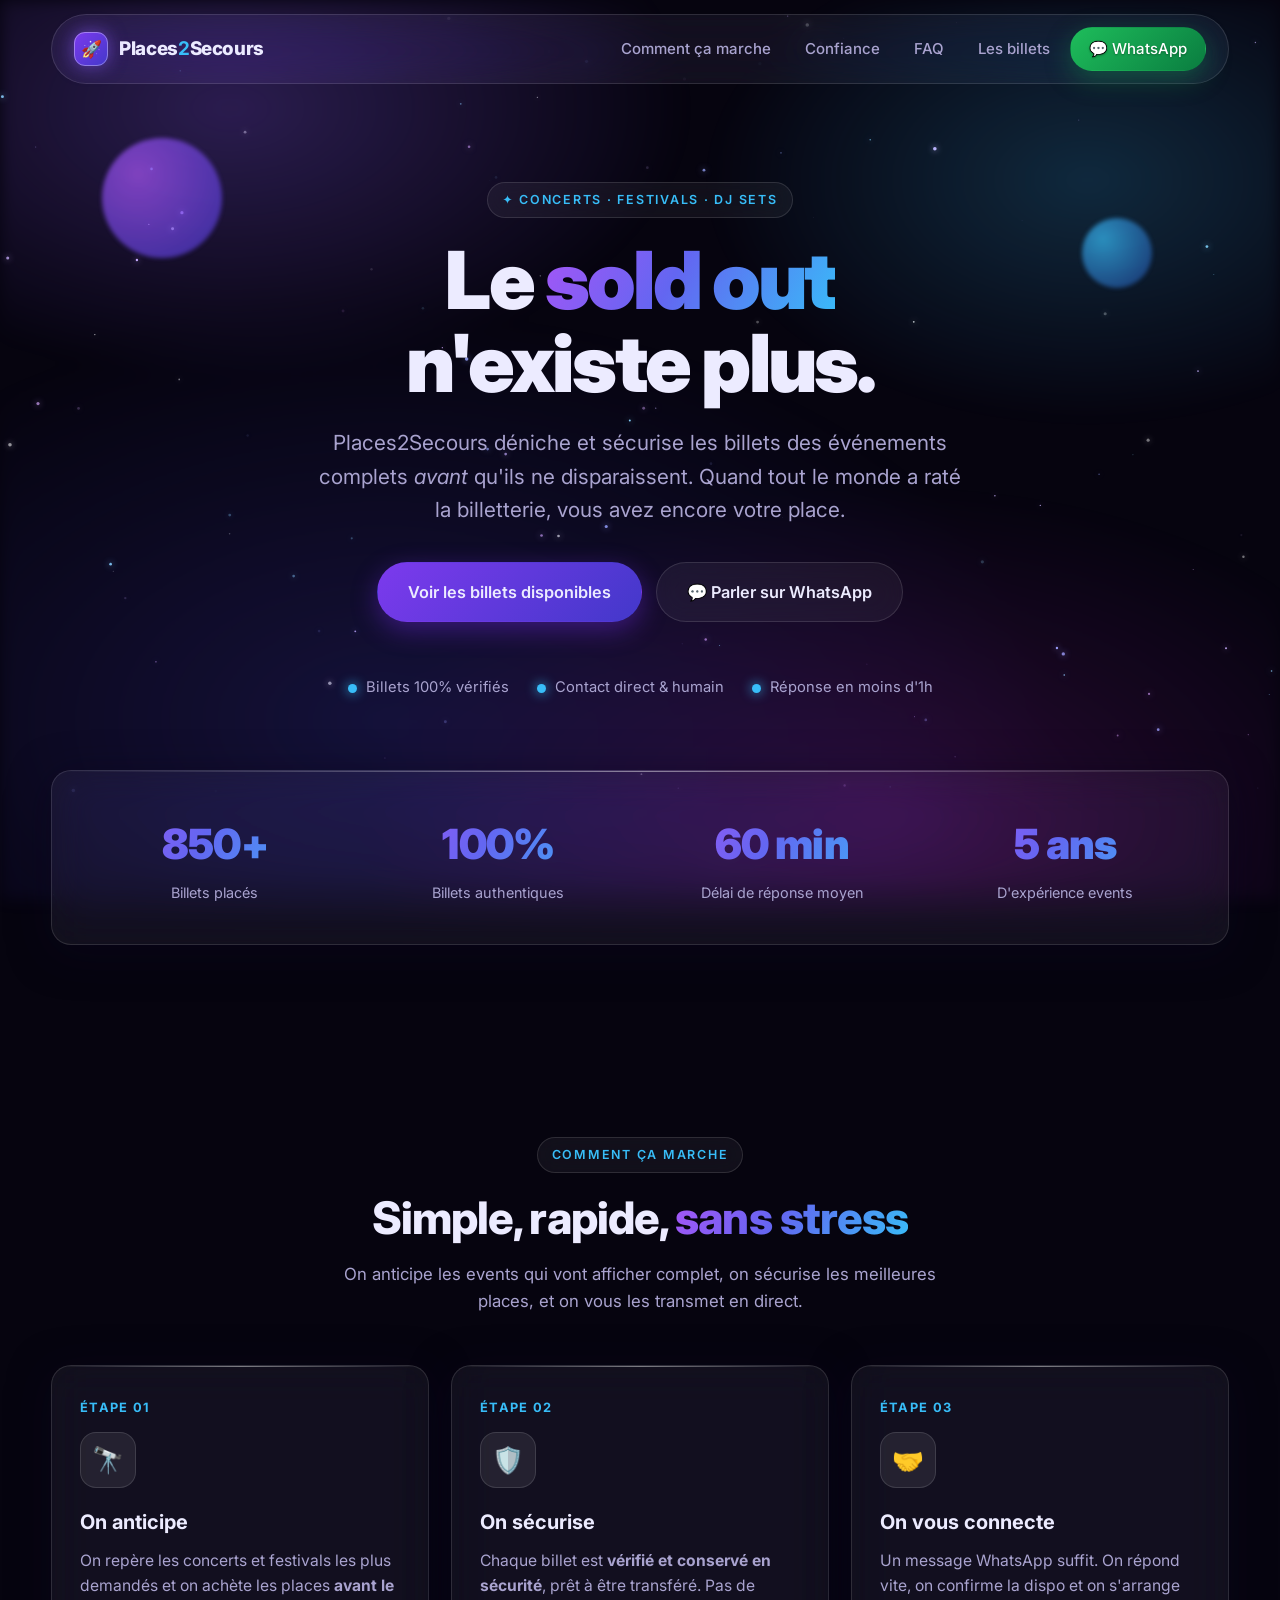
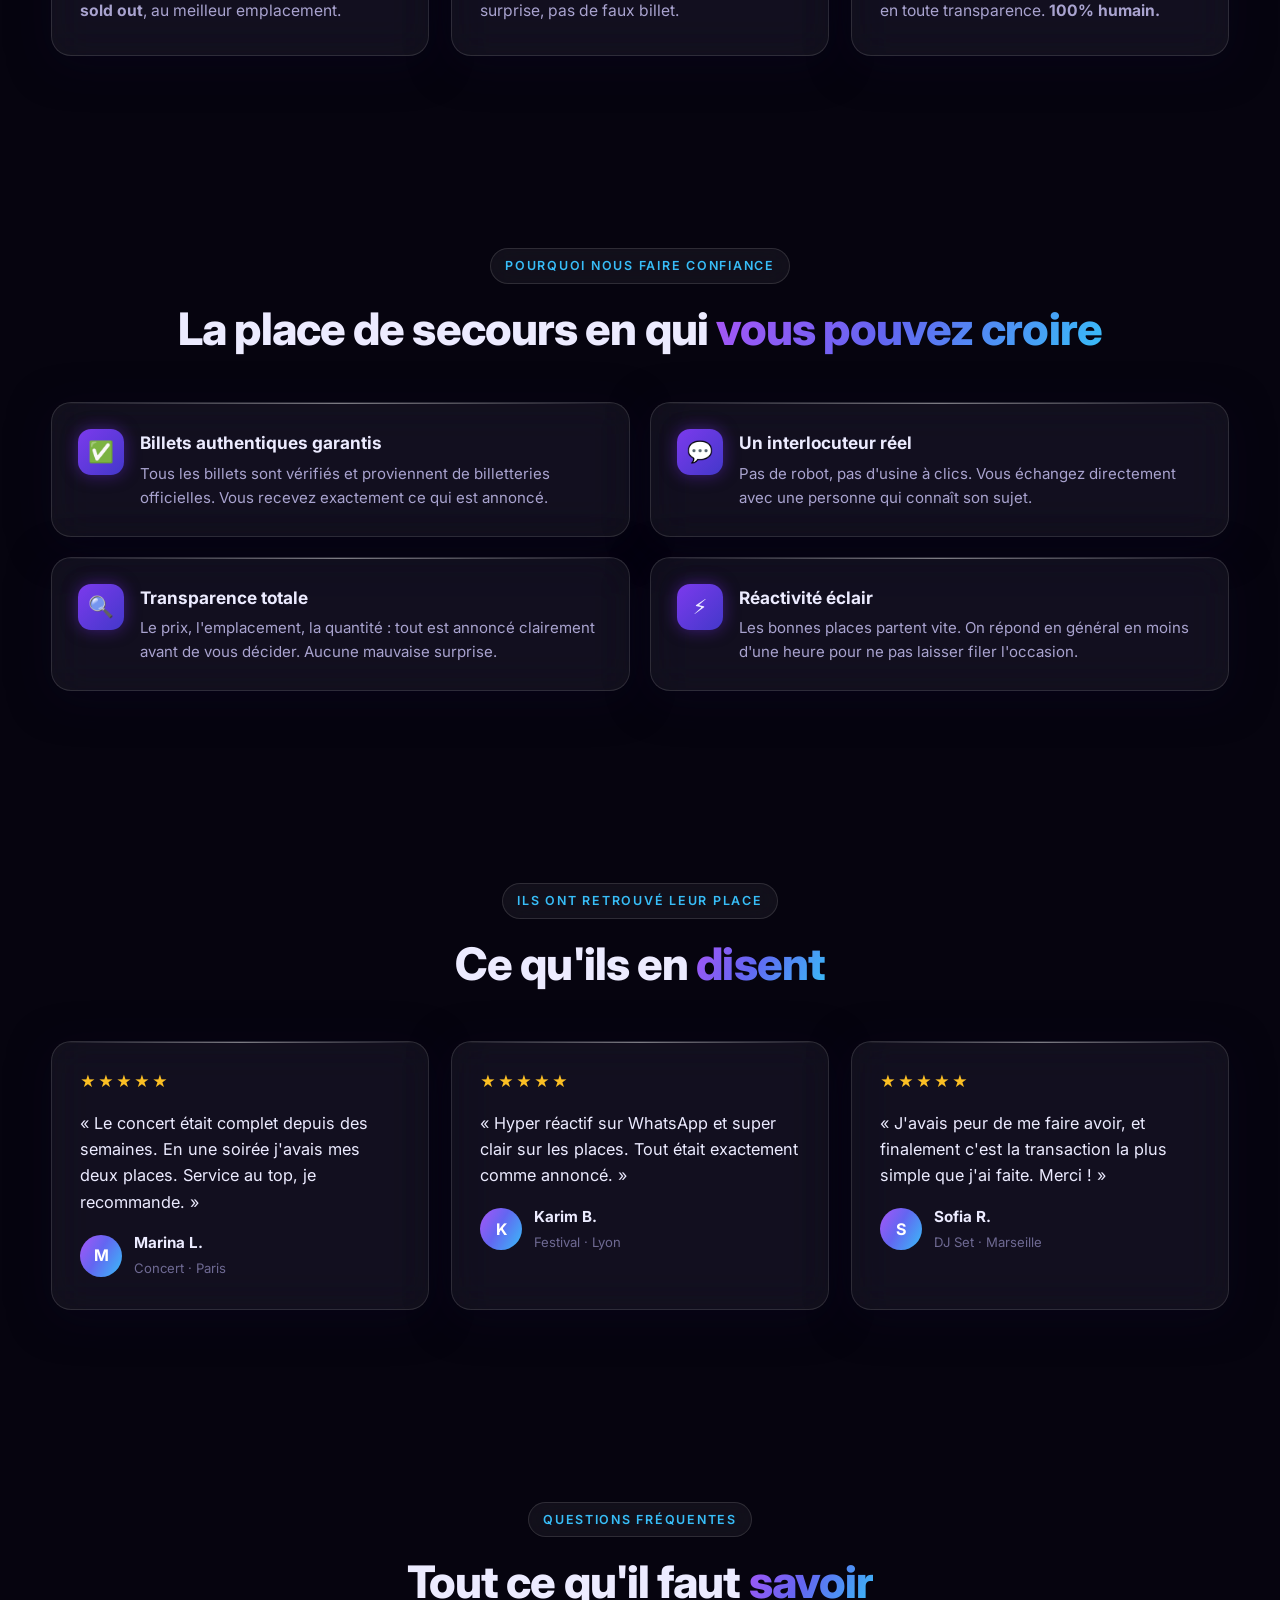
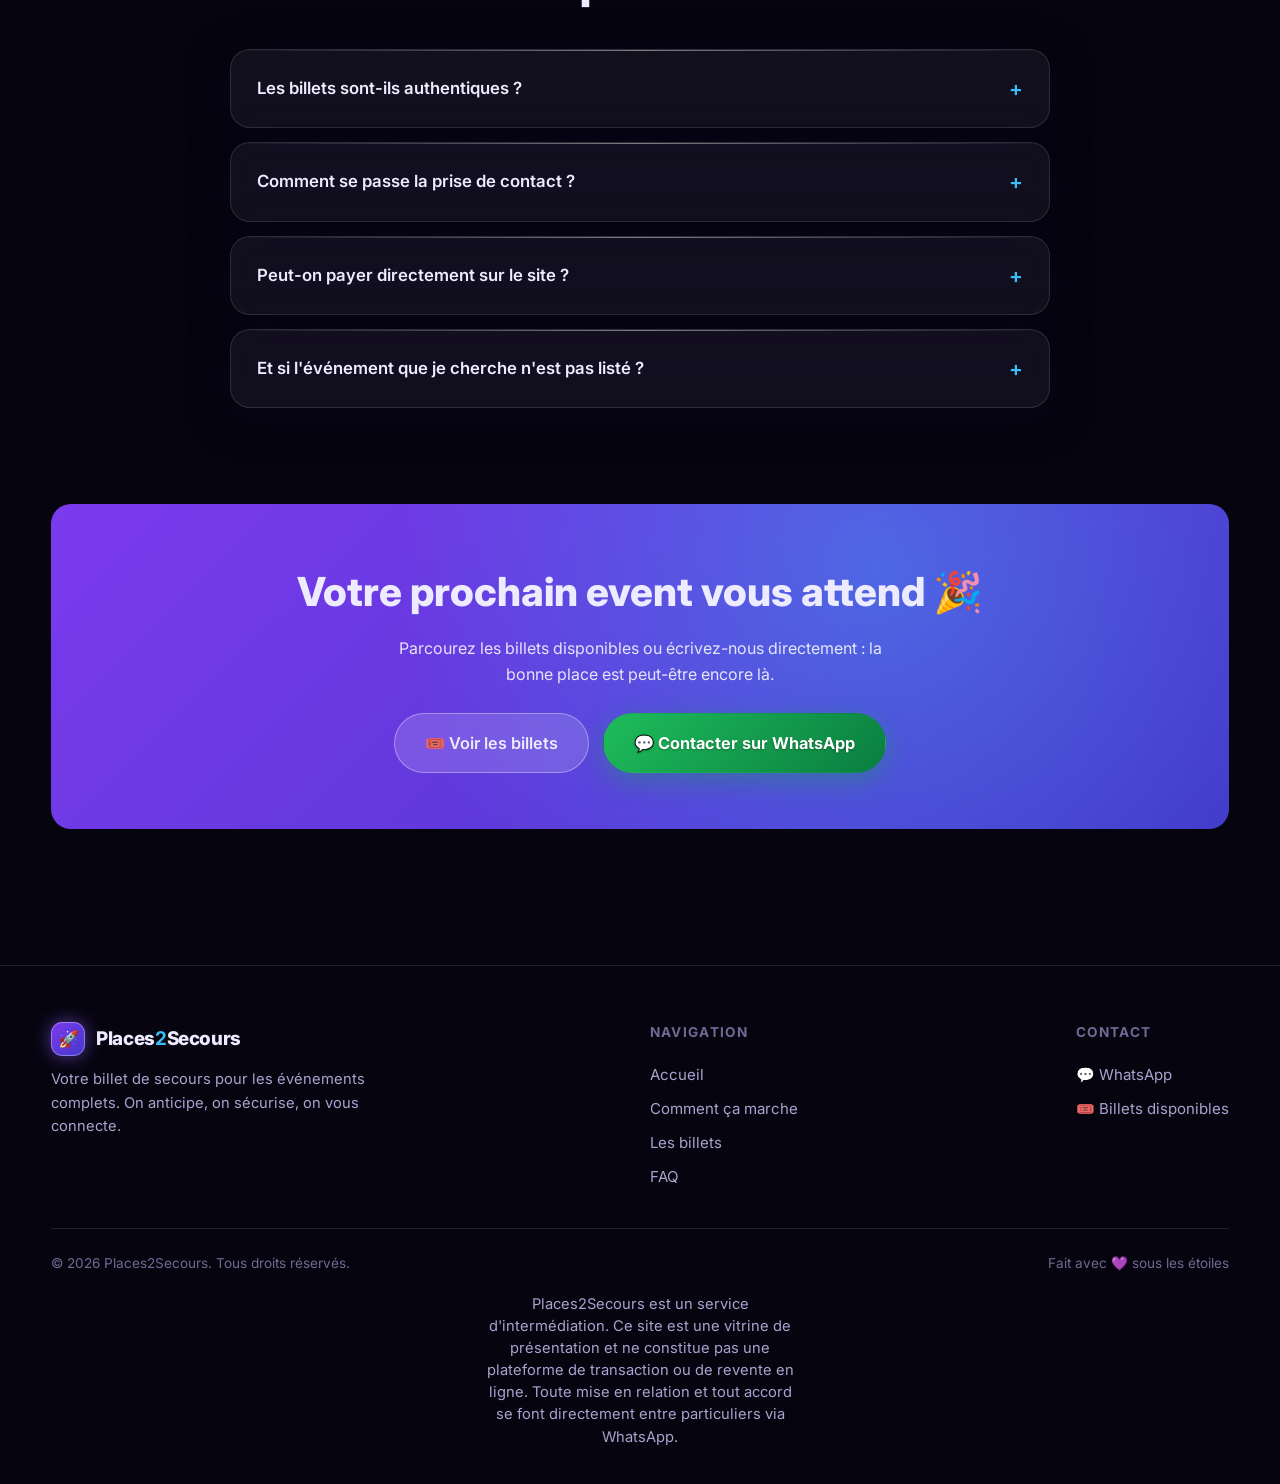
<file: index.html>
<!DOCTYPE html>
<html lang="fr">
<head>
  <meta charset="UTF-8" />
  <meta name="viewport" content="width=device-width, initial-scale=1.0" />
  <title>Places2Secours — Vos billets quand c'est sold out</title>
  <meta name="description" content="Places2Secours déniche et sécurise vos billets pour les événements complets : concerts, festivals, DJ sets. Le sold out n'existe plus." />
  <link rel="preconnect" href="https://fonts.googleapis.com" />
  <link rel="preconnect" href="https://fonts.gstatic.com" crossorigin />
  <link href="https://fonts.googleapis.com/css2?family=Inter:wght@400;500;600;700;800;900&display=swap" rel="stylesheet" />
  <link rel="stylesheet" href="css/style.css" />
</head>
<body>
  <!-- Décor galaxie -->
  <canvas id="starfield"></canvas>
  <div class="nebula"></div>
  <div id="cursor-glow"></div>

  <!-- Navbar -->
  <header class="nav">
    <div class="wrap">
      <div class="nav-inner">
        <a href="index.html" class="brand">
          <span class="logo">🚀</span><span class="brand-name">Places<b>2</b>Secours</span>
        </a>
        <nav class="nav-links">
          <a href="#how">Comment ça marche</a>
          <a href="#trust">Confiance</a>
          <a href="#faq">FAQ</a>
          <a href="billets.html">Les billets</a>
          <a class="btn btn-whatsapp" data-wa="Bonjour Places2Secours, j'aimerais avoir des infos sur vos billets disponibles 🎟️" style="padding:9px 18px">💬 WhatsApp</a>
        </nav>
        <button class="nav-toggle" aria-label="Menu">☰</button>
      </div>
    </div>
  </header>

  <!-- Hero -->
  <section class="hero">
    <div class="wrap">
      <span class="float-orb" style="width:120px;height:120px;background:radial-gradient(circle at 30% 30%,#a855f7,#4338ca);top:40px;left:8%"></span>
      <span class="float-orb" style="width:70px;height:70px;background:radial-gradient(circle at 30% 30%,#38bdf8,#1e3a8a);top:120px;right:10%;animation-delay:-3s"></span>

      <span class="eyebrow">✦ Concerts · Festivals · DJ Sets</span>
      <h1>Le <span class="gradient-text">sold out</span><br />n'existe plus.</h1>
      <p class="lead">
        Places2Secours déniche et sécurise les billets des événements complets <em>avant</em> qu'ils
        ne disparaissent. Quand tout le monde a raté la billetterie, vous avez encore votre place.
      </p>
      <div class="hero-cta">
        <a href="billets.html" class="btn btn-primary btn-lg">Voir les billets disponibles</a>
        <a class="btn btn-glass btn-lg" data-wa="Bonjour Places2Secours 👋 je cherche des places, pouvez-vous m'aider ?">💬 Parler sur WhatsApp</a>
      </div>

      <div class="hero-badges">
        <div class="hero-badge"><span class="dot"></span> Billets 100% vérifiés</div>
        <div class="hero-badge"><span class="dot"></span> Contact direct & humain</div>
        <div class="hero-badge"><span class="dot"></span> Réponse en moins d'1h</div>
      </div>
    </div>
  </section>

  <!-- Stats -->
  <section style="padding-top:0">
    <div class="wrap">
      <div class="glass stats reveal">
        <div class="stat"><div class="val gradient-text" data-count="850" data-suffix="+">0</div><div class="lab">Billets placés</div></div>
        <div class="stat"><div class="val gradient-text" data-count="100" data-suffix="%">0</div><div class="lab">Billets authentiques</div></div>
        <div class="stat"><div class="val gradient-text" data-count="60" data-suffix=" min">0</div><div class="lab">Délai de réponse moyen</div></div>
        <div class="stat"><div class="val gradient-text" data-count="5" data-suffix=" ans">0</div><div class="lab">D'expérience events</div></div>
      </div>
    </div>
  </section>

  <!-- Comment ça marche -->
  <section id="how">
    <div class="wrap">
      <div class="text-center">
        <span class="eyebrow reveal">Comment ça marche</span>
        <h2 class="section-title reveal">Simple, rapide, <span class="gradient-text">sans stress</span></h2>
        <p class="section-sub center-block reveal">On anticipe les events qui vont afficher complet, on sécurise les meilleures places, et on vous les transmet en direct.</p>
      </div>
      <div class="grid-3">
        <div class="glass step reveal">
          <div class="num">ÉTAPE 01</div>
          <div class="ic">🔭</div>
          <h3>On anticipe</h3>
          <p>On repère les concerts et festivals les plus demandés et on achète les places <strong>avant le sold out</strong>, au meilleur emplacement.</p>
        </div>
        <div class="glass step reveal">
          <div class="num">ÉTAPE 02</div>
          <div class="ic">🛡️</div>
          <h3>On sécurise</h3>
          <p>Chaque billet est <strong>vérifié et conservé en sécurité</strong>, prêt à être transféré. Pas de surprise, pas de faux billet.</p>
        </div>
        <div class="glass step reveal">
          <div class="num">ÉTAPE 03</div>
          <div class="ic">🤝</div>
          <h3>On vous connecte</h3>
          <p>Un message WhatsApp suffit. On répond vite, on confirme la dispo et on s'arrange en toute transparence. <strong>100% humain.</strong></p>
        </div>
      </div>
    </div>
  </section>

  <!-- Pourquoi nous faire confiance -->
  <section id="trust">
    <div class="wrap">
      <div class="text-center">
        <span class="eyebrow reveal">Pourquoi nous faire confiance</span>
        <h2 class="section-title reveal">La place de secours en qui <span class="gradient-text">vous pouvez croire</span></h2>
      </div>
      <div class="grid-2">
        <div class="glass feature reveal">
          <div class="ic">✅</div>
          <div><h4>Billets authentiques garantis</h4><p>Tous les billets sont vérifiés et proviennent de billetteries officielles. Vous recevez exactement ce qui est annoncé.</p></div>
        </div>
        <div class="glass feature reveal">
          <div class="ic">💬</div>
          <div><h4>Un interlocuteur réel</h4><p>Pas de robot, pas d'usine à clics. Vous échangez directement avec une personne qui connaît son sujet.</p></div>
        </div>
        <div class="glass feature reveal">
          <div class="ic">🔍</div>
          <div><h4>Transparence totale</h4><p>Le prix, l'emplacement, la quantité : tout est annoncé clairement avant de vous décider. Aucune mauvaise surprise.</p></div>
        </div>
        <div class="glass feature reveal">
          <div class="ic">⚡</div>
          <div><h4>Réactivité éclair</h4><p>Les bonnes places partent vite. On répond en général en moins d'une heure pour ne pas laisser filer l'occasion.</p></div>
        </div>
      </div>
    </div>
  </section>

  <!-- Témoignages -->
  <section>
    <div class="wrap">
      <div class="text-center">
        <span class="eyebrow reveal">Ils ont retrouvé leur place</span>
        <h2 class="section-title reveal">Ce qu'ils en <span class="gradient-text">disent</span></h2>
      </div>
      <div class="grid-3">
        <div class="glass quote reveal">
          <div class="stars">★★★★★</div>
          <p>« Le concert était complet depuis des semaines. En une soirée j'avais mes deux places. Service au top, je recommande. »</p>
          <div class="who"><div class="av">M</div><div><b>Marina L.</b><span>Concert · Paris</span></div></div>
        </div>
        <div class="glass quote reveal">
          <div class="stars">★★★★★</div>
          <p>« Hyper réactif sur WhatsApp et super clair sur les places. Tout était exactement comme annoncé. »</p>
          <div class="who"><div class="av">K</div><div><b>Karim B.</b><span>Festival · Lyon</span></div></div>
        </div>
        <div class="glass quote reveal">
          <div class="stars">★★★★★</div>
          <p>« J'avais peur de me faire avoir, et finalement c'est la transaction la plus simple que j'ai faite. Merci ! »</p>
          <div class="who"><div class="av">S</div><div><b>Sofia R.</b><span>DJ Set · Marseille</span></div></div>
        </div>
      </div>
    </div>
  </section>

  <!-- FAQ -->
  <section id="faq">
    <div class="wrap" style="max-width:820px">
      <div class="text-center">
        <span class="eyebrow reveal">Questions fréquentes</span>
        <h2 class="section-title reveal">Tout ce qu'il faut <span class="gradient-text">savoir</span></h2>
      </div>
      <div class="faq">
        <div class="glass faq-item reveal">
          <div class="faq-q">Les billets sont-ils authentiques ? <span class="chev">+</span></div>
          <div class="faq-a">Oui. Tous les billets proviennent de billetteries officielles et sont vérifiés avant d'être proposés. Vous savez exactement quel emplacement vous obtenez.</div>
        </div>
        <div class="glass faq-item reveal">
          <div class="faq-q">Comment se passe la prise de contact ? <span class="chev">+</span></div>
          <div class="faq-a">Tout se fait par WhatsApp. Vous cliquez sur un billet, le bouton ouvre une conversation pré-remplie avec les infos de l'événement, et on s'arrange directement avec vous.</div>
        </div>
        <div class="glass faq-item reveal">
          <div class="faq-q">Peut-on payer directement sur le site ? <span class="chev">+</span></div>
          <div class="faq-a">Non. Ce site est une vitrine de présentation : aucune transaction n'a lieu en ligne. Les modalités sont convenues de personne à personne via WhatsApp.</div>
        </div>
        <div class="glass faq-item reveal">
          <div class="faq-q">Et si l'événement que je cherche n'est pas listé ? <span class="chev">+</span></div>
          <div class="faq-a">Écrivez-nous quand même sur WhatsApp ! On suit beaucoup d'événements et on peut souvent dénicher des places qui ne sont pas encore affichées ici.</div>
        </div>
      </div>
    </div>
  </section>

  <!-- CTA -->
  <section style="padding-top:0">
    <div class="wrap">
      <div class="cta-band reveal">
        <h2>Votre prochain event vous attend 🎉</h2>
        <p>Parcourez les billets disponibles ou écrivez-nous directement : la bonne place est peut-être encore là.</p>
        <div class="hero-cta">
          <a href="billets.html" class="btn btn-glass btn-lg" style="background:rgba(255,255,255,.15);border-color:rgba(255,255,255,.35)">🎟️ Voir les billets</a>
          <a class="btn btn-whatsapp btn-lg" data-wa="Bonjour Places2Secours 👋 je cherche des places pour un événement, pouvez-vous m'aider ?">💬 Contacter sur WhatsApp</a>
        </div>
      </div>
    </div>
  </section>

  <!-- Footer -->
  <footer class="footer">
    <div class="wrap">
      <div class="footer-grid">
        <div style="max-width:340px">
          <a href="index.html" class="brand"><span class="logo">🚀</span><span class="brand-name">Places<b>2</b>Secours</span></a>
          <p>Votre billet de secours pour les événements complets. On anticipe, on sécurise, on vous connecte.</p>
        </div>
        <div class="footer-col">
          <h5>Navigation</h5>
          <a href="index.html">Accueil</a>
          <a href="#how">Comment ça marche</a>
          <a href="billets.html">Les billets</a>
          <a href="#faq">FAQ</a>
        </div>
        <div class="footer-col">
          <h5>Contact</h5>
          <a data-wa="Bonjour Places2Secours 👋">💬 WhatsApp</a>
          <a href="billets.html">🎟️ Billets disponibles</a>
        </div>
      </div>
      <div class="footer-bottom">
        <span>© <span data-year></span> Places2Secours. Tous droits réservés.</span>
        <span>Fait avec 💜 sous les étoiles</span>
      </div>
      <p class="disclaimer">
        Places2Secours est un service d'intermédiation. Ce site est une vitrine de présentation et ne constitue pas
        une plateforme de transaction ou de revente en ligne. Toute mise en relation et tout accord se font
        directement entre particuliers via WhatsApp.
      </p>
    </div>
  </footer>

  <script src="js/main.js"></script>
</body>
</html>
</file>
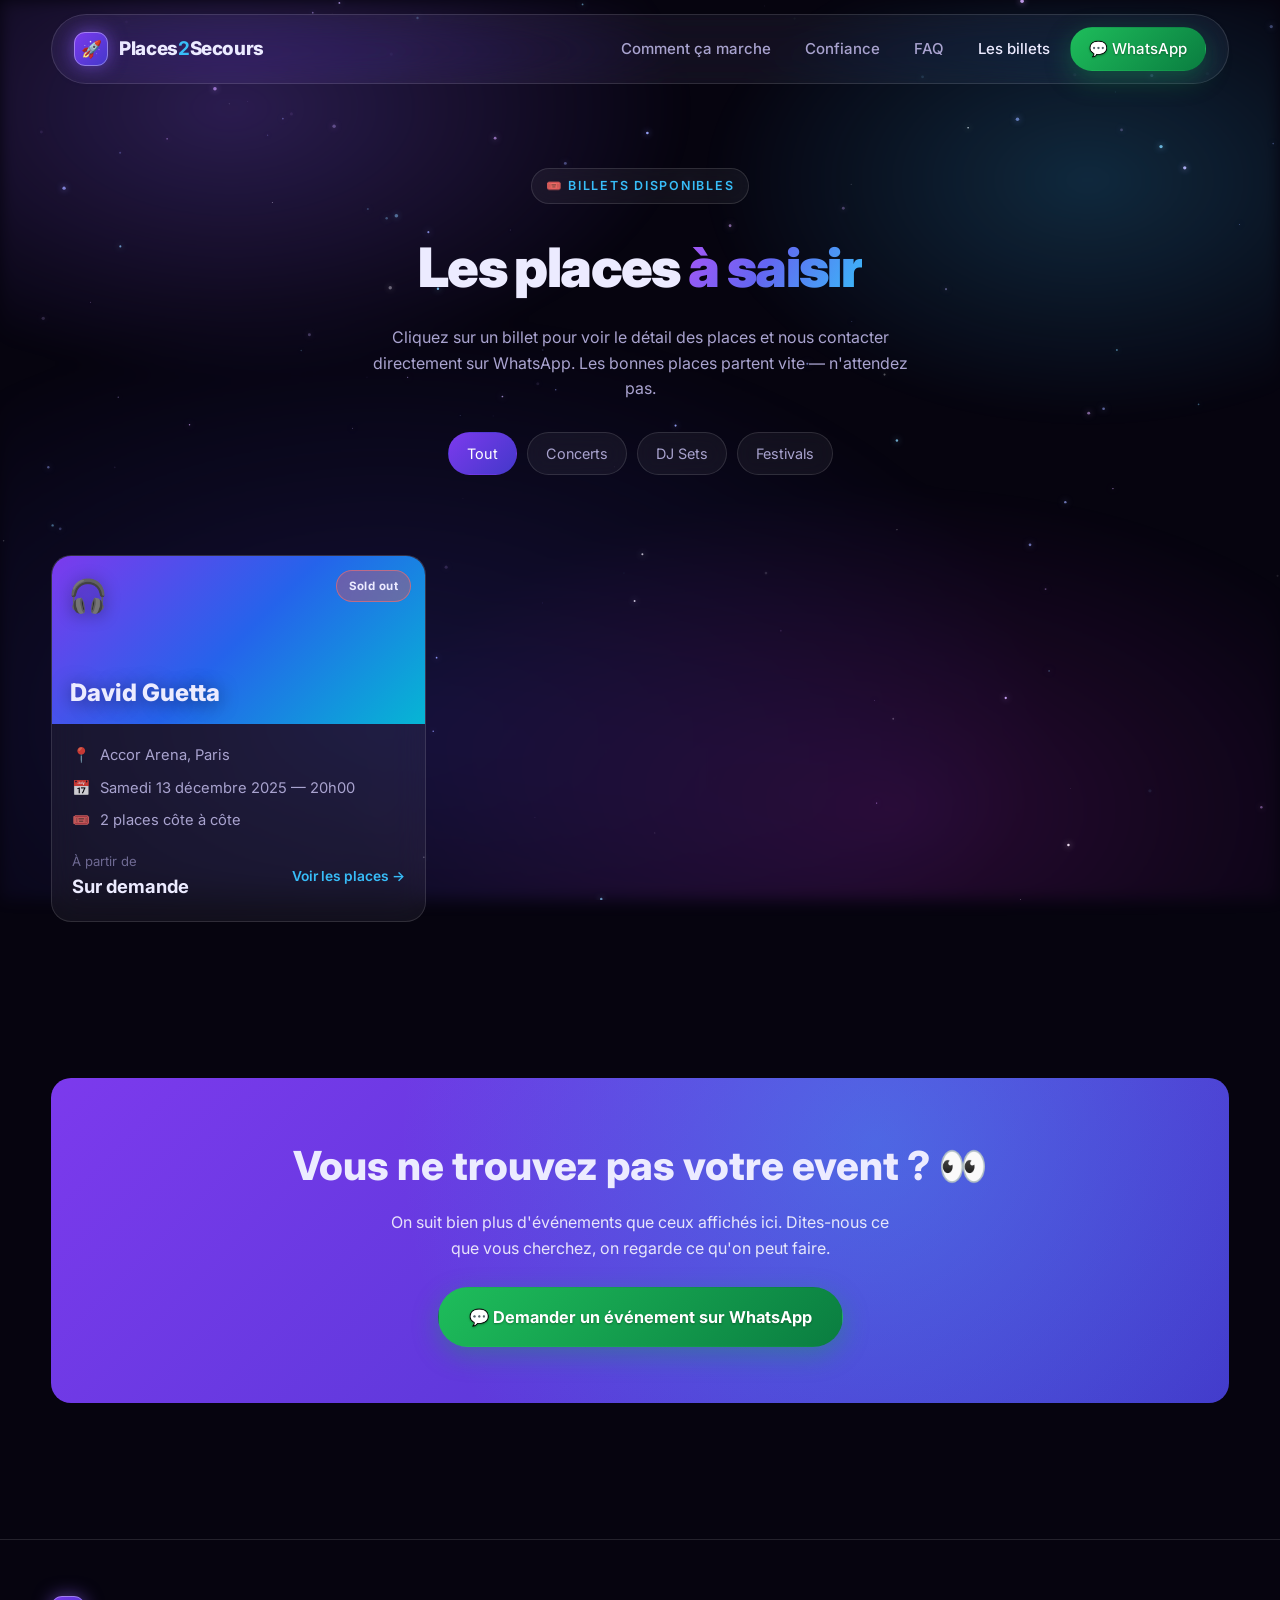
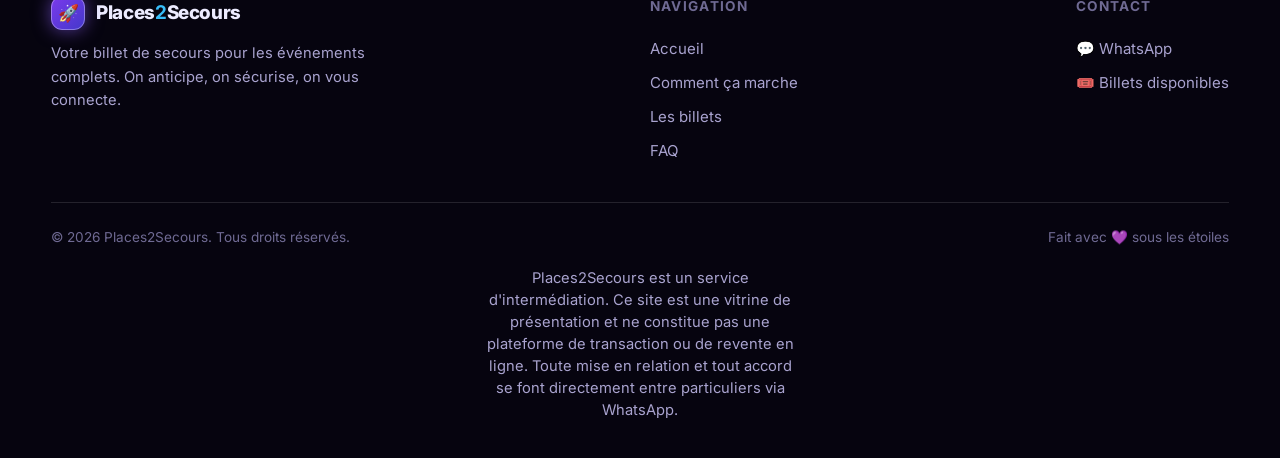
<file: billets.html>
<!DOCTYPE html>
<html lang="fr">
<head>
  <meta charset="UTF-8" />
  <meta name="viewport" content="width=device-width, initial-scale=1.0" />
  <title>Billets disponibles — Places2Secours</title>
  <meta name="description" content="Découvrez les billets disponibles via Places2Secours pour les événements complets. Cliquez sur un billet et contactez-nous sur WhatsApp." />
  <link rel="preconnect" href="https://fonts.googleapis.com" />
  <link rel="preconnect" href="https://fonts.gstatic.com" crossorigin />
  <link href="https://fonts.googleapis.com/css2?family=Inter:wght@400;500;600;700;800;900&display=swap" rel="stylesheet" />
  <link rel="stylesheet" href="css/style.css" />
</head>
<body>
  <!-- Décor galaxie -->
  <canvas id="starfield"></canvas>
  <div class="nebula"></div>
  <div id="cursor-glow"></div>

  <!-- Navbar -->
  <header class="nav">
    <div class="wrap">
      <div class="nav-inner">
        <a href="index.html" class="brand">
          <span class="logo">🚀</span><span class="brand-name">Places<b>2</b>Secours</span>
        </a>
        <nav class="nav-links">
          <a href="index.html#how">Comment ça marche</a>
          <a href="index.html#trust">Confiance</a>
          <a href="index.html#faq">FAQ</a>
          <a href="billets.html" class="active">Les billets</a>
          <a class="btn btn-whatsapp" data-wa="Bonjour Places2Secours, j'aimerais avoir des infos sur vos billets disponibles 🎟️" style="padding:9px 18px">💬 WhatsApp</a>
        </nav>
        <button class="nav-toggle" aria-label="Menu">☰</button>
      </div>
    </div>
  </header>

  <!-- En-tête de page -->
  <section class="page-head">
    <div class="wrap">
      <span class="eyebrow">🎟️ Billets disponibles</span>
      <h1>Les places <span class="gradient-text">à saisir</span></h1>
      <p>Cliquez sur un billet pour voir le détail des places et nous contacter directement sur WhatsApp. Les bonnes places partent vite — n'attendez pas.</p>

      <div class="filters">
        <span class="chip active" data-filter="all">Tout</span>
        <span class="chip" data-filter="concerts">Concerts</span>
        <span class="chip" data-filter="dj-sets">DJ Sets</span>
        <span class="chip" data-filter="festivals">Festivals</span>
      </div>
    </div>
  </section>

  <!-- Grille des billets (injectée par JS) -->
  <section style="padding-top:0">
    <div class="wrap">
      <div class="tickets-grid" id="tickets-grid"></div>
    </div>
  </section>

  <!-- Bandeau aide -->
  <section style="padding-top:0">
    <div class="wrap">
      <div class="cta-band reveal">
        <h2>Vous ne trouvez pas votre event ? 👀</h2>
        <p>On suit bien plus d'événements que ceux affichés ici. Dites-nous ce que vous cherchez, on regarde ce qu'on peut faire.</p>
        <a class="btn btn-whatsapp btn-lg" data-wa="Bonjour Places2Secours 👋 je cherche des places pour un événement précis, est-ce que vous pouvez m'aider ?">💬 Demander un événement sur WhatsApp</a>
      </div>
    </div>
  </section>

  <!-- Footer -->
  <footer class="footer">
    <div class="wrap">
      <div class="footer-grid">
        <div style="max-width:340px">
          <a href="index.html" class="brand"><span class="logo">🚀</span><span class="brand-name">Places<b>2</b>Secours</span></a>
          <p>Votre billet de secours pour les événements complets. On anticipe, on sécurise, on vous connecte.</p>
        </div>
        <div class="footer-col">
          <h5>Navigation</h5>
          <a href="index.html">Accueil</a>
          <a href="index.html#how">Comment ça marche</a>
          <a href="billets.html">Les billets</a>
          <a href="index.html#faq">FAQ</a>
        </div>
        <div class="footer-col">
          <h5>Contact</h5>
          <a data-wa="Bonjour Places2Secours 👋">💬 WhatsApp</a>
          <a href="billets.html">🎟️ Billets disponibles</a>
        </div>
      </div>
      <div class="footer-bottom">
        <span>© <span data-year></span> Places2Secours. Tous droits réservés.</span>
        <span>Fait avec 💜 sous les étoiles</span>
      </div>
      <p class="disclaimer">
        Places2Secours est un service d'intermédiation. Ce site est une vitrine de présentation et ne constitue pas
        une plateforme de transaction ou de revente en ligne. Toute mise en relation et tout accord se font
        directement entre particuliers via WhatsApp.
      </p>
    </div>
  </footer>

  <!-- Modal billet -->
  <div class="modal-overlay" id="modal" role="dialog" aria-modal="true">
    <div class="modal glass"></div>
  </div>

  <script src="js/main.js"></script>
</body>
</html>
</file>
<file: css/style.css>
/* =========================================================
   Places2Secours — Feuille de style globale
   Thème : galaxie bleu-violet + liquid glass
   ========================================================= */

:root {
  /* Palette galaxie */
  --bg-0: #06040f;
  --bg-1: #0b0820;
  --bg-2: #120c2e;

  --violet: #8b5cf6;
  --violet-deep: #6d28d9;
  --indigo: #4f46e5;
  --blue: #3b82f6;
  --cyan: #38bdf8;
  --magenta: #c026d3;

  /* Texte */
  --text: #ecebff;
  --text-muted: #a9a3cf;
  --text-dim: #6f6a93;

  /* Liquid glass */
  --glass-bg: rgba(255, 255, 255, 0.05);
  --glass-bg-strong: rgba(255, 255, 255, 0.08);
  --glass-border: rgba(255, 255, 255, 0.12);
  --glass-shadow: 0 8px 40px rgba(10, 5, 30, 0.55);

  --grad-primary: linear-gradient(120deg, #a855f7 0%, #6366f1 45%, #38bdf8 100%);
  --grad-violet: linear-gradient(135deg, #7c3aed 0%, #4338ca 100%);

  --radius: 20px;
  --radius-sm: 14px;
  --maxw: 1180px;

  --ease: cubic-bezier(0.22, 1, 0.36, 1);
}

* { box-sizing: border-box; margin: 0; padding: 0; }

html { scroll-behavior: smooth; }

body {
  font-family: "Inter", "Segoe UI", system-ui, -apple-system, sans-serif;
  background: var(--bg-0);
  color: var(--text);
  line-height: 1.6;
  overflow-x: hidden;
  position: relative;
  min-height: 100vh;
}

/* ---------- Décor galaxie (fixe en fond) ---------- */
#starfield {
  position: fixed;
  inset: 0;
  z-index: -3;
  display: block;
}

.nebula {
  position: fixed;
  inset: 0;
  z-index: -2;
  pointer-events: none;
  background:
    radial-gradient(ellipse 60% 50% at 18% 12%, rgba(139, 92, 246, 0.28), transparent 60%),
    radial-gradient(ellipse 50% 45% at 85% 20%, rgba(56, 189, 248, 0.20), transparent 60%),
    radial-gradient(ellipse 70% 60% at 70% 90%, rgba(192, 38, 211, 0.18), transparent 60%),
    radial-gradient(ellipse 80% 70% at 30% 80%, rgba(79, 70, 229, 0.20), transparent 65%);
  filter: blur(8px);
}

/* Halo qui suit la souris */
#cursor-glow {
  position: fixed;
  top: 0; left: 0;
  width: 480px; height: 480px;
  border-radius: 50%;
  z-index: -1;
  pointer-events: none;
  transform: translate(-50%, -50%);
  background: radial-gradient(circle, rgba(139, 92, 246, 0.16), rgba(56, 189, 248, 0.06) 40%, transparent 70%);
  transition: opacity 0.4s ease;
  will-change: transform;
  opacity: 0;
}

/* ---------- Layout ---------- */
.wrap { width: min(var(--maxw), 92vw); margin: 0 auto; }

section { padding: 96px 0; position: relative; }

.eyebrow {
  display: inline-flex;
  align-items: center;
  gap: 8px;
  font-size: 0.78rem;
  font-weight: 600;
  letter-spacing: 0.14em;
  text-transform: uppercase;
  color: var(--cyan);
  padding: 7px 14px;
  border-radius: 999px;
  border: 1px solid var(--glass-border);
  background: var(--glass-bg);
  backdrop-filter: blur(12px);
  -webkit-backdrop-filter: blur(12px);
  margin-bottom: 20px;
}

.section-title {
  font-size: clamp(1.8rem, 4vw, 2.8rem);
  font-weight: 800;
  line-height: 1.15;
  letter-spacing: -0.02em;
  margin-bottom: 16px;
}

.section-sub {
  color: var(--text-muted);
  font-size: 1.05rem;
  max-width: 620px;
}

.gradient-text {
  background: var(--grad-primary);
  -webkit-background-clip: text;
  background-clip: text;
  -webkit-text-fill-color: transparent;
}

.text-center { text-align: center; }
.center-block { margin-left: auto; margin-right: auto; }

/* ---------- Navbar ---------- */
.nav {
  position: sticky;
  top: 0;
  z-index: 100;
  padding: 14px 0;
  transition: padding 0.3s var(--ease), background 0.3s ease;
}
.nav.scrolled .nav-inner {
  background: rgba(11, 8, 32, 0.72);
  box-shadow: var(--glass-shadow);
}
.nav-inner {
  display: flex;
  align-items: center;
  justify-content: space-between;
  padding: 12px 22px;
  border-radius: 999px;
  border: 1px solid var(--glass-border);
  background: var(--glass-bg);
  backdrop-filter: blur(18px) saturate(160%);
  -webkit-backdrop-filter: blur(18px) saturate(160%);
  transition: background 0.3s ease, box-shadow 0.3s ease;
}
.brand {
  display: flex;
  align-items: center;
  gap: 11px;
  font-weight: 800;
  font-size: 1.18rem;
  letter-spacing: -0.02em;
  color: var(--text);
  text-decoration: none;
}
.brand .logo {
  width: 34px; height: 34px;
  border-radius: 11px;
  background: var(--grad-violet);
  display: grid;
  place-items: center;
  font-size: 1.05rem;
  box-shadow: 0 0 18px rgba(139, 92, 246, 0.6);
  position: relative;
}
.brand .logo::after {
  content: "";
  position: absolute; inset: 0;
  border-radius: inherit;
  border: 1px solid rgba(255,255,255,0.35);
}
.brand b { color: var(--cyan); }

.nav-links { display: flex; align-items: center; gap: 6px; }
.nav-links a {
  color: var(--text-muted);
  text-decoration: none;
  font-size: 0.94rem;
  font-weight: 500;
  padding: 8px 14px;
  border-radius: 999px;
  transition: color 0.2s, background 0.2s;
}
.nav-links a:hover { color: var(--text); background: var(--glass-bg-strong); }
.nav-links a.active { color: var(--text); }
/* Le bouton WhatsApp du header doit rester blanc (sinon `.nav-links a` le grise) */
.nav-links a.btn-whatsapp,
.nav-links a.btn-whatsapp:hover { color: #ffffff; }

.nav-toggle {
  display: none;
  background: none; border: none;
  color: var(--text); font-size: 1.5rem; cursor: pointer;
}

/* ---------- Buttons ---------- */
.btn {
  display: inline-flex;
  align-items: center;
  justify-content: center;
  gap: 9px;
  font-family: inherit;
  font-weight: 600;
  font-size: 0.97rem;
  padding: 13px 24px;
  border-radius: 999px;
  border: 1px solid transparent;
  cursor: pointer;
  text-decoration: none;
  color: var(--text);
  transition: transform 0.25s var(--ease), box-shadow 0.3s ease, background 0.3s;
  white-space: nowrap;
}
.btn:hover { transform: translateY(-2px); }

.btn-primary {
  background: var(--grad-violet);
  box-shadow: 0 8px 26px rgba(109, 40, 217, 0.45);
}
.btn-primary:hover { box-shadow: 0 12px 34px rgba(139, 92, 246, 0.6); }

.btn-glass {
  background: var(--glass-bg);
  border-color: var(--glass-border);
  backdrop-filter: blur(14px);
  -webkit-backdrop-filter: blur(14px);
}
.btn-glass:hover { background: var(--glass-bg-strong); border-color: rgba(255,255,255,0.25); }

.btn-whatsapp {
  background: linear-gradient(135deg, #1ebd5b, #0a7d40);
  color: #ffffff;
  font-weight: 700;
  text-shadow: 0 1px 2px rgba(0, 40, 15, 0.4);
  box-shadow: 0 8px 26px rgba(20, 160, 80, 0.38);
}
.btn-whatsapp:hover { box-shadow: 0 12px 34px rgba(20, 160, 80, 0.55); }

.btn-lg { padding: 16px 30px; font-size: 1.02rem; }

/* ---------- Hero ---------- */
.hero {
  padding: 84px 0 70px;
  text-align: center;
  position: relative;
}
.hero h1 {
  font-size: clamp(2.6rem, 7vw, 5rem);
  font-weight: 900;
  line-height: 1.04;
  letter-spacing: -0.035em;
  margin-bottom: 22px;
}
.hero .lead {
  font-size: clamp(1.05rem, 2.2vw, 1.3rem);
  color: var(--text-muted);
  max-width: 660px;
  margin: 0 auto 36px;
}
.hero-cta { display: flex; gap: 14px; justify-content: center; flex-wrap: wrap; }

.hero-badges {
  display: flex;
  gap: 28px;
  justify-content: center;
  flex-wrap: wrap;
  margin-top: 54px;
}
.hero-badge {
  display: flex;
  align-items: center;
  gap: 9px;
  color: var(--text-muted);
  font-size: 0.92rem;
}
.hero-badge .dot {
  width: 9px; height: 9px; border-radius: 50%;
  background: var(--cyan);
  box-shadow: 0 0 12px var(--cyan);
}

/* Vaisseau / planète flottante en hero */
.float-orb {
  position: absolute;
  border-radius: 50%;
  filter: blur(2px);
  opacity: 0.7;
  animation: float 9s ease-in-out infinite;
  pointer-events: none;
}

@keyframes float {
  0%, 100% { transform: translateY(0) }
  50% { transform: translateY(-22px) }
}

/* ---------- Glass card générique ---------- */
.glass {
  background: var(--glass-bg);
  border: 1px solid var(--glass-border);
  border-radius: var(--radius);
  backdrop-filter: blur(20px) saturate(150%);
  -webkit-backdrop-filter: blur(20px) saturate(150%);
  box-shadow: var(--glass-shadow);
  position: relative;
  overflow: hidden;
}
/* reflet liquid glass */
.glass::before {
  content: "";
  position: absolute;
  top: 0; left: 0; right: 0;
  height: 1px;
  background: linear-gradient(90deg, transparent, rgba(255,255,255,0.45), transparent);
}

/* ---------- Steps "Comment ça marche" ---------- */
.grid-3 {
  display: grid;
  grid-template-columns: repeat(3, 1fr);
  gap: 22px;
  margin-top: 50px;
}
.step {
  padding: 32px 28px;
  transition: transform 0.4s var(--ease), border-color 0.3s;
}
.step:hover { transform: translateY(-6px); border-color: rgba(139,92,246,0.5); }
.step .num {
  font-size: 0.8rem;
  font-weight: 700;
  letter-spacing: 0.1em;
  color: var(--cyan);
}
.step .ic {
  width: 56px; height: 56px;
  border-radius: 16px;
  display: grid; place-items: center;
  font-size: 1.6rem;
  margin: 14px 0 18px;
  background: var(--glass-bg-strong);
  border: 1px solid var(--glass-border);
}
.step h3 { font-size: 1.25rem; margin-bottom: 10px; font-weight: 700; }
.step p { color: var(--text-muted); font-size: 0.98rem; }

/* ---------- Stats ---------- */
.stats {
  display: grid;
  grid-template-columns: repeat(4, 1fr);
  gap: 18px;
  padding: 40px 30px;
  text-align: center;
}
.stat .val {
  font-size: clamp(1.8rem, 4vw, 2.6rem);
  font-weight: 900;
  letter-spacing: -0.02em;
}
.stat .lab { color: var(--text-muted); font-size: 0.9rem; margin-top: 4px; }

/* ---------- Trust / features ---------- */
.grid-2 {
  display: grid;
  grid-template-columns: repeat(2, 1fr);
  gap: 20px;
  margin-top: 46px;
}
.feature {
  display: flex;
  gap: 16px;
  padding: 26px;
  transition: transform 0.35s var(--ease), border-color 0.3s;
}
.feature:hover { transform: translateY(-4px); border-color: rgba(56,189,248,0.45); }
.feature .ic {
  flex: 0 0 auto;
  width: 46px; height: 46px;
  border-radius: 13px;
  display: grid; place-items: center;
  font-size: 1.3rem;
  background: var(--grad-violet);
  box-shadow: 0 0 16px rgba(109,40,217,0.5);
}
.feature h4 { font-size: 1.08rem; margin-bottom: 5px; }
.feature p { color: var(--text-muted); font-size: 0.94rem; }

/* ---------- Testimonials ---------- */
.quote {
  padding: 28px;
  display: flex;
  flex-direction: column;
  gap: 16px;
  transition: transform 0.35s var(--ease);
}
.quote:hover { transform: translateY(-5px); }
.quote p { font-size: 1.02rem; color: var(--text); }
.quote .who { display: flex; align-items: center; gap: 12px; }
.quote .av {
  width: 42px; height: 42px; border-radius: 50%;
  background: var(--grad-primary);
  display: grid; place-items: center;
  font-weight: 700; color: #fff;
}
.quote .who b { display: block; font-size: 0.95rem; }
.quote .who span { font-size: 0.82rem; color: var(--text-dim); }
.stars { color: #fbbf24; font-size: 0.95rem; letter-spacing: 2px; }

/* ---------- FAQ ---------- */
.faq { margin-top: 40px; display: flex; flex-direction: column; gap: 14px; }
.faq-item { padding: 0 26px; cursor: pointer; }
.faq-q {
  display: flex; justify-content: space-between; align-items: center;
  padding: 22px 0;
  font-weight: 600; font-size: 1.05rem;
}
.faq-q .chev { transition: transform 0.3s var(--ease); color: var(--cyan); font-size: 1.3rem; }
.faq-item.open .faq-q .chev { transform: rotate(45deg); }
.faq-a {
  max-height: 0; overflow: hidden;
  color: var(--text-muted);
  transition: max-height 0.4s var(--ease), padding 0.3s ease;
}
.faq-item.open .faq-a { max-height: 260px; padding-bottom: 22px; }

/* ---------- CTA band ---------- */
.cta-band {
  padding: 56px 40px;
  text-align: center;
  background: var(--grad-violet);
  border-radius: var(--radius);
  position: relative;
  overflow: hidden;
}
.cta-band::after {
  content: "";
  position: absolute; inset: 0;
  background: radial-gradient(circle at 70% 20%, rgba(56,189,248,0.35), transparent 55%);
}
.cta-band > * { position: relative; z-index: 1; }
.cta-band h2 { font-size: clamp(1.7rem, 4vw, 2.5rem); font-weight: 800; margin-bottom: 12px; }
.cta-band p { color: rgba(255,255,255,0.85); max-width: 520px; margin: 0 auto 26px; }

/* ---------- Footer ---------- */
.footer {
  padding: 56px 0 36px;
  border-top: 1px solid var(--glass-border);
  margin-top: 40px;
}
.footer-grid {
  display: flex;
  justify-content: space-between;
  flex-wrap: wrap;
  gap: 30px;
  margin-bottom: 34px;
}
.footer-grid .brand { margin-bottom: 12px; }
.footer p { color: var(--text-muted); font-size: 0.92rem; max-width: 320px; }
.footer-col h5 { font-size: 0.85rem; text-transform: uppercase; letter-spacing: 0.1em; color: var(--text-dim); margin-bottom: 14px; }
.footer-col a { display: block; color: var(--text-muted); text-decoration: none; font-size: 0.94rem; padding: 5px 0; transition: color 0.2s; }
.footer-col a:hover { color: var(--cyan); }
.footer-bottom {
  display: flex; justify-content: space-between; flex-wrap: wrap; gap: 12px;
  padding-top: 24px;
  border-top: 1px solid var(--glass-border);
  color: var(--text-dim); font-size: 0.85rem;
}
.disclaimer {
  margin-top: 18px;
  font-size: 0.8rem;
  color: var(--text-dim);
  text-align: center;
  max-width: 720px;
  margin-left: auto; margin-right: auto;
  line-height: 1.5;
}

/* =========================================================
   PAGE BILLETS
   ========================================================= */
.page-head {
  padding: 70px 0 30px;
  text-align: center;
}
.page-head h1 {
  font-size: clamp(2.2rem, 5vw, 3.4rem);
  font-weight: 900;
  letter-spacing: -0.03em;
  margin-bottom: 14px;
}
.page-head p { color: var(--text-muted); max-width: 560px; margin: 0 auto; }

.filters {
  display: flex;
  gap: 10px;
  justify-content: center;
  flex-wrap: wrap;
  margin: 30px 0 50px;
}
.chip {
  padding: 9px 18px;
  border-radius: 999px;
  border: 1px solid var(--glass-border);
  background: var(--glass-bg);
  color: var(--text-muted);
  font-size: 0.9rem;
  cursor: pointer;
  transition: all 0.25s;
  backdrop-filter: blur(10px);
}
.chip:hover { color: var(--text); border-color: rgba(139,92,246,0.5); }
.chip.active { background: var(--grad-violet); color: #fff; border-color: transparent; }

.tickets-grid {
  display: grid;
  grid-template-columns: repeat(auto-fill, minmax(min(290px, 100%), 1fr));
  gap: 26px;
  padding-bottom: 60px;
}

/* Carte billet avec tilt 3D */
.ticket {
  border-radius: var(--radius);
  overflow: hidden;
  cursor: pointer;
  border: 1px solid var(--glass-border);
  background: var(--glass-bg);
  backdrop-filter: blur(16px);
  -webkit-backdrop-filter: blur(16px);
  transition: transform 0.2s var(--ease), box-shadow 0.3s ease, border-color 0.3s;
  transform-style: preserve-3d;
  will-change: transform;
  position: relative;
}
.ticket:hover {
  border-color: rgba(139,92,246,0.6);
  box-shadow: 0 22px 50px rgba(20,8,50,0.6), 0 0 30px rgba(139,92,246,0.25);
}
.ticket-banner {
  height: 168px;
  position: relative;
  display: flex;
  align-items: flex-end;
  padding: 18px;
  overflow: hidden;
}
.ticket-banner .glare {
  position: absolute; inset: 0;
  background: linear-gradient(125deg, rgba(255,255,255,0.25), transparent 40%);
  opacity: 0; transition: opacity 0.3s;
}
.ticket:hover .ticket-banner .glare { opacity: 1; }
.ticket-banner .tag {
  position: absolute; top: 14px; right: 14px;
  font-size: 0.72rem; font-weight: 700;
  padding: 6px 12px; border-radius: 999px;
  background: rgba(0,0,0,0.4);
  border: 1px solid rgba(255,255,255,0.25);
  backdrop-filter: blur(8px);
  letter-spacing: 0.04em;
}
.ticket-banner .tag.hot { background: rgba(239,68,68,0.35); border-color: rgba(248,113,113,0.6); }
.ticket-banner h3 {
  font-size: 1.5rem; font-weight: 800; line-height: 1.1;
  text-shadow: 0 2px 18px rgba(0,0,0,0.5);
  position: relative; z-index: 1;
}
.ticket-body { padding: 20px; }
.ticket-meta { display: flex; flex-direction: column; gap: 9px; margin-bottom: 18px; }
.ticket-meta .row { display: flex; align-items: center; gap: 10px; color: var(--text-muted); font-size: 0.92rem; }
.ticket-meta .row .i { width: 18px; text-align: center; opacity: 0.8; }
.ticket-foot { display: flex; align-items: center; justify-content: space-between; }
.ticket-price { font-size: 0.82rem; color: var(--text-dim); }
.ticket-price b { display: block; font-size: 1.15rem; color: var(--text); font-weight: 700; }
.ticket .see {
  font-size: 0.86rem; font-weight: 600; color: var(--cyan);
  display: inline-flex; align-items: center; gap: 6px;
  transition: gap 0.25s;
}
.ticket:hover .see { gap: 11px; }

/* ---------- Modal ---------- */
.modal-overlay {
  position: fixed; inset: 0; z-index: 200;
  display: none;
  align-items: center;
  justify-content: center;
  padding: 20px;
  background: rgba(4, 2, 14, 0.7);
  backdrop-filter: blur(8px);
  -webkit-backdrop-filter: blur(8px);
  opacity: 0;
  transition: opacity 0.3s ease;
}
.modal-overlay.show { display: flex; opacity: 1; }
.modal {
  width: min(560px, 100%);
  max-height: 90vh;
  overflow-y: auto;
  border-radius: 24px;
  border: 1px solid var(--glass-border);
  background: rgba(18, 12, 46, 0.85);
  backdrop-filter: blur(28px) saturate(160%);
  -webkit-backdrop-filter: blur(28px) saturate(160%);
  box-shadow: 0 30px 80px rgba(0,0,0,0.6);
  transform: translateY(24px) scale(0.97);
  transition: transform 0.4s var(--ease);
  position: relative;
}
.modal-overlay.show .modal { transform: translateY(0) scale(1); }
.modal-banner {
  height: 180px;
  display: flex; align-items: flex-end;
  padding: 22px;
  position: relative;
}
.modal-close {
  position: absolute; top: 16px; right: 16px;
  width: 38px; height: 38px; border-radius: 50%;
  background: rgba(0,0,0,0.4);
  border: 1px solid rgba(255,255,255,0.2);
  color: #fff; font-size: 1.2rem; cursor: pointer;
  display: grid; place-items: center;
  transition: background 0.2s, transform 0.2s;
  backdrop-filter: blur(8px);
  z-index: 2;
}
.modal-close:hover { background: rgba(0,0,0,0.65); transform: rotate(90deg); }
.modal-banner h2 { font-size: 1.9rem; font-weight: 800; text-shadow: 0 2px 18px rgba(0,0,0,0.55); position: relative; z-index: 1; }
.modal-body { padding: 26px; }
.modal-tags { display: flex; gap: 8px; flex-wrap: wrap; margin-bottom: 20px; }
.modal-tags .t {
  font-size: 0.76rem; font-weight: 600;
  padding: 6px 12px; border-radius: 999px;
  background: var(--glass-bg-strong); border: 1px solid var(--glass-border);
  color: var(--text-muted);
}
.modal-details { display: grid; grid-template-columns: 1fr 1fr; gap: 14px; margin-bottom: 22px; }
.detail {
  padding: 14px 16px;
  border-radius: var(--radius-sm);
  background: var(--glass-bg);
  border: 1px solid var(--glass-border);
}
.detail .k { font-size: 0.74rem; text-transform: uppercase; letter-spacing: 0.08em; color: var(--text-dim); margin-bottom: 4px; }
.detail .v { font-weight: 600; font-size: 1rem; }
.modal-desc { color: var(--text-muted); font-size: 0.96rem; margin-bottom: 24px; line-height: 1.65; }
.modal-actions { display: flex; flex-direction: column; gap: 10px; }
.modal-actions .btn { white-space: normal; text-align: center; }
.modal-note { font-size: 0.8rem; color: var(--text-dim); text-align: center; margin-top: 4px; }

/* ---------- Reveal au scroll ---------- */
.reveal { opacity: 0; transform: translateY(28px); transition: opacity 0.7s var(--ease), transform 0.7s var(--ease); }
.reveal.in { opacity: 1; transform: none; }

/* ---------- Responsive ---------- */
@media (max-width: 900px) {
  .grid-3 { grid-template-columns: 1fr; }
  .grid-2 { grid-template-columns: 1fr; }
  .stats { grid-template-columns: repeat(2, 1fr); }
  section { padding: 70px 0; }
}
@media (max-width: 680px) {
  .nav-links {
    position: absolute;
    top: calc(100% + 10px);
    right: 4vw;
    left: 4vw;
    flex-direction: column;
    align-items: stretch;
    gap: 4px;
    padding: 14px;
    border-radius: var(--radius);
    background: rgba(11,8,32,0.95);
    border: 1px solid var(--glass-border);
    backdrop-filter: blur(20px);
    display: none;
  }
  .nav-links.open { display: flex; }
  .nav-links a { padding: 12px 14px; }
  .nav-toggle { display: block; }
  .modal-details { grid-template-columns: 1fr; }
  .hero-badges { gap: 16px; }
  .footer-bottom { flex-direction: column; }
  .cta-band { padding: 40px 20px; }
  .cta-band .btn-lg { white-space: normal; padding: 14px 22px; font-size: 0.95rem; max-width: 100%; }
}

@media (prefers-reduced-motion: reduce) {
  * { animation: none !important; transition: none !important; }
  .reveal { opacity: 1; transform: none; }
}
</file>
